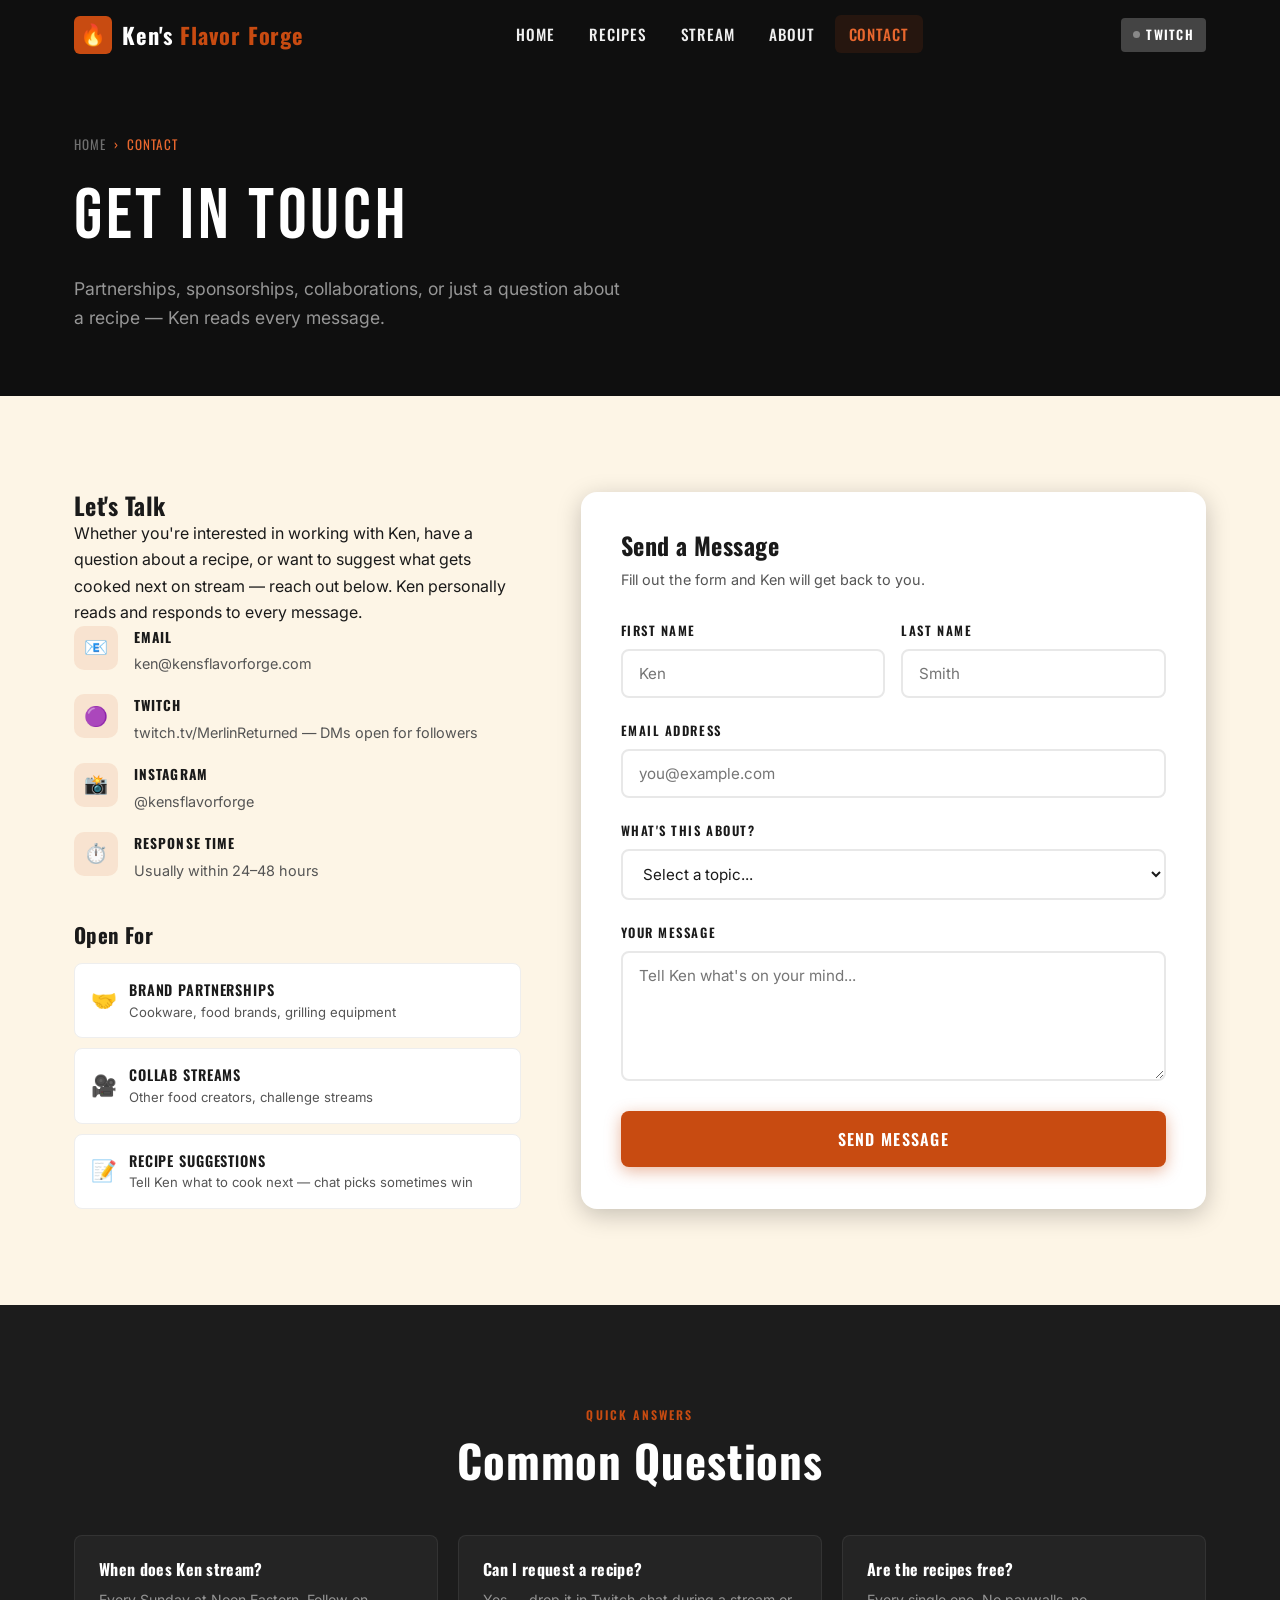
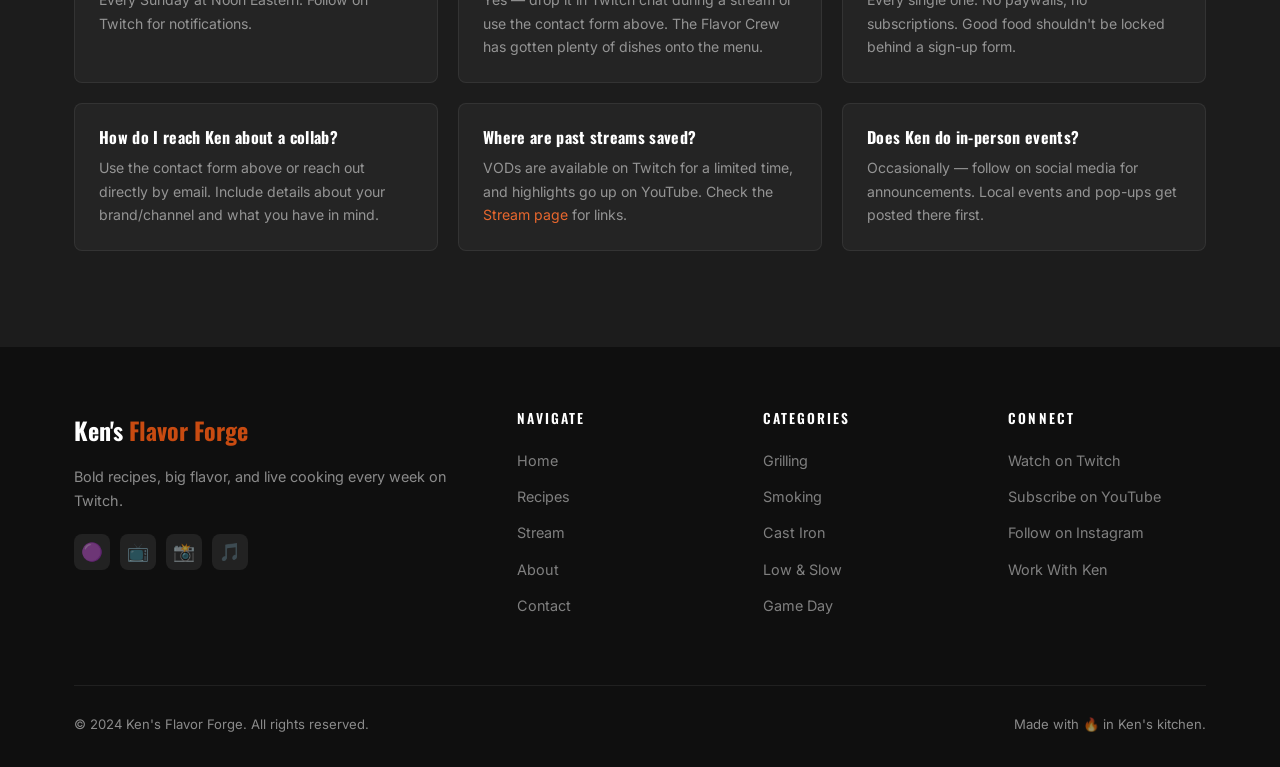
<file: contact.html>
<!DOCTYPE html>
<html lang="en">
<head>
  <meta charset="UTF-8">
  <meta name="viewport" content="width=device-width, initial-scale=1.0">
  <title>Contact — Ken's Flavor Forge</title>
  <meta name="description" content="Get in touch with Ken — partnerships, collaborations, or just to say hey.">
  <link rel="preconnect" href="https://fonts.googleapis.com">
  <link rel="preconnect" href="https://fonts.gstatic.com" crossorigin>
  <link href="https://fonts.googleapis.com/css2?family=Bebas+Neue&family=Oswald:wght@400;500;600;700&family=Inter:wght@300;400;500;600&display=swap" rel="stylesheet">
  <link rel="stylesheet" href="css/styles.css">
</head>
<body>

  <!-- ==================== HEADER ==================== -->
  <header class="site-header light" role="banner">
    <div class="container">
      <nav class="nav-inner" aria-label="Main navigation">
        <a href="index.html" class="nav-logo" aria-label="Ken's Flavor Forge Home">
          <div class="logo-icon" aria-hidden="true">🔥</div>
          <div class="logo-text">Ken's <span>Flavor Forge</span></div>
        </a>
        <ul class="nav-links" role="list">
          <li><a href="index.html">Home</a></li>
          <li><a href="recipes.html">Recipes</a></li>
          <li><a href="videos.html">Stream</a></li>
          <li><a href="about.html">About</a></li>
          <li><a href="contact.html" class="active">Contact</a></li>
        </ul>
        <div class="nav-live">
          <a href="https://twitch.tv/MerlinReturned" target="_blank" rel="noopener" class="live-badge offline">
            <span class="dot"></span> Twitch
          </a>
        </div>
        <button class="nav-toggle" aria-label="Toggle mobile menu" aria-expanded="false">
          <span></span><span></span><span></span>
        </button>
      </nav>
    </div>
  </header>

  <!-- ==================== PAGE HERO ==================== -->
  <section class="page-hero">
    <div class="container">
      <div class="breadcrumb" aria-label="Breadcrumb">
        <a href="index.html">Home</a>
        <span aria-hidden="true">›</span>
        <span>Contact</span>
      </div>
      <h1 class="display">Get in Touch</h1>
      <p>Partnerships, sponsorships, collaborations, or just a question about a recipe — Ken reads every message.</p>
    </div>
  </section>

  <!-- ==================== CONTACT SECTION ==================== -->
  <section class="section section-cream">
    <div class="container">
      <div class="contact-grid">

        <!-- Left: Info -->
        <div class="fade-up">
          <h2>Let's Talk</h2>
          <p>
            Whether you're interested in working with Ken, have a question about a recipe,
            or want to suggest what gets cooked next on stream — reach out below.
            Ken personally reads and responds to every message.
          </p>

          <div class="contact-methods">
            <div class="contact-method">
              <div class="method-icon">📧</div>
              <div class="method-text">
                <strong>Email</strong>
                <span>ken@kensflavorforge.com</span>
              </div>
            </div>
            <div class="contact-method">
              <div class="method-icon">🟣</div>
              <div class="method-text">
                <strong>Twitch</strong>
                <span>twitch.tv/MerlinReturned — DMs open for followers</span>
              </div>
            </div>
            <div class="contact-method">
              <div class="method-icon">📸</div>
              <div class="method-text">
                <strong>Instagram</strong>
                <span>@kensflavorforge</span>
              </div>
            </div>
            <div class="contact-method">
              <div class="method-icon">⏱️</div>
              <div class="method-text">
                <strong>Response Time</strong>
                <span>Usually within 24–48 hours</span>
              </div>
            </div>
          </div>

          <!-- Collab types -->
          <div style="margin-top:40px;">
            <h3 style="font-size:1.3rem; margin-bottom:16px;">Open For</h3>
            <div style="display:flex; flex-direction:column; gap:10px;">
              <div style="display:flex; align-items:center; gap:12px; padding:14px 16px; background:var(--white); border-radius:var(--radius); border:1px solid #eee;">
                <span style="font-size:1.3rem;">🤝</span>
                <div>
                  <div style="font-family:'Oswald',sans-serif; font-size:0.9rem; font-weight:600; letter-spacing:0.06em; text-transform:uppercase; color:var(--text-dark);">Brand Partnerships</div>
                  <div style="font-size:0.82rem; color:var(--text-mid);">Cookware, food brands, grilling equipment</div>
                </div>
              </div>
              <div style="display:flex; align-items:center; gap:12px; padding:14px 16px; background:var(--white); border-radius:var(--radius); border:1px solid #eee;">
                <span style="font-size:1.3rem;">🎥</span>
                <div>
                  <div style="font-family:'Oswald',sans-serif; font-size:0.9rem; font-weight:600; letter-spacing:0.06em; text-transform:uppercase; color:var(--text-dark);">Collab Streams</div>
                  <div style="font-size:0.82rem; color:var(--text-mid);">Other food creators, challenge streams</div>
                </div>
              </div>
              <div style="display:flex; align-items:center; gap:12px; padding:14px 16px; background:var(--white); border-radius:var(--radius); border:1px solid #eee;">
                <span style="font-size:1.3rem;">📝</span>
                <div>
                  <div style="font-family:'Oswald',sans-serif; font-size:0.9rem; font-weight:600; letter-spacing:0.06em; text-transform:uppercase; color:var(--text-dark);">Recipe Suggestions</div>
                  <div style="font-size:0.82rem; color:var(--text-mid);">Tell Ken what to cook next — chat picks sometimes win</div>
                </div>
              </div>
            </div>
          </div>
        </div>

        <!-- Right: Form -->
        <div class="contact-form fade-up">
          <h3 style="font-family:'Oswald',sans-serif; font-size:1.5rem; margin-bottom:8px; color:var(--text-dark);">Send a Message</h3>
          <p style="font-size:0.9rem; color:var(--text-mid); margin-bottom:28px;">Fill out the form and Ken will get back to you.</p>

          <form aria-label="Contact form" novalidate>
            <div class="form-row-2">
              <div class="form-group">
                <label for="cf-first">First Name</label>
                <input type="text" id="cf-first" name="first-name" placeholder="Ken" autocomplete="given-name" required>
              </div>
              <div class="form-group">
                <label for="cf-last">Last Name</label>
                <input type="text" id="cf-last" name="last-name" placeholder="Smith" autocomplete="family-name" required>
              </div>
            </div>

            <div class="form-group">
              <label for="cf-email">Email Address</label>
              <input type="email" id="cf-email" name="email" placeholder="you@example.com" autocomplete="email" required>
            </div>

            <div class="form-group">
              <label for="cf-subject">What's This About?</label>
              <select id="cf-subject" name="subject">
                <option value="" disabled selected>Select a topic...</option>
                <option value="partnership">Brand Partnership</option>
                <option value="collab">Collab Stream</option>
                <option value="recipe">Recipe Question</option>
                <option value="suggestion">Recipe Suggestion</option>
                <option value="press">Press / Media</option>
                <option value="other">Other</option>
              </select>
            </div>

            <div class="form-group">
              <label for="cf-message">Your Message</label>
              <textarea id="cf-message" name="message" placeholder="Tell Ken what's on your mind..." required></textarea>
            </div>

            <button type="submit" class="btn btn-primary" style="width:100%; justify-content:center; padding:16px;">
              Send Message
            </button>
          </form>
        </div>

      </div>
    </div>
  </section>

  <!-- ==================== FAQ ==================== -->
  <section class="section section-dark-mid">
    <div class="container">
      <div class="section-header fade-up text-center" style="margin-bottom:48px;">
        <span class="section-label">Quick Answers</span>
        <h2 style="color:var(--white);">Common Questions</h2>
      </div>

      <div style="display:grid; grid-template-columns:repeat(auto-fill,minmax(340px,1fr)); gap:20px;" class="fade-up">

        <div style="background:var(--dark-card); border-radius:var(--radius); padding:24px; border:1px solid rgba(255,255,255,0.07);">
          <h4 style="font-family:'Oswald',sans-serif; font-size:1rem; color:var(--white); margin-bottom:10px;">When does Ken stream?</h4>
          <p style="font-size:0.88rem; color:rgba(240,240,240,0.55); line-height:1.65;">Every Sunday at Noon Eastern. Follow on Twitch for notifications.</p>
        </div>

        <div style="background:var(--dark-card); border-radius:var(--radius); padding:24px; border:1px solid rgba(255,255,255,0.07);">
          <h4 style="font-family:'Oswald',sans-serif; font-size:1rem; color:var(--white); margin-bottom:10px;">Can I request a recipe?</h4>
          <p style="font-size:0.88rem; color:rgba(240,240,240,0.55); line-height:1.65;">Yes — drop it in Twitch chat during a stream or use the contact form above. The Flavor Crew has gotten plenty of dishes onto the menu.</p>
        </div>

        <div style="background:var(--dark-card); border-radius:var(--radius); padding:24px; border:1px solid rgba(255,255,255,0.07);">
          <h4 style="font-family:'Oswald',sans-serif; font-size:1rem; color:var(--white); margin-bottom:10px;">Are the recipes free?</h4>
          <p style="font-size:0.88rem; color:rgba(240,240,240,0.55); line-height:1.65;">Every single one. No paywalls, no subscriptions. Good food shouldn't be locked behind a sign-up form.</p>
        </div>

        <div style="background:var(--dark-card); border-radius:var(--radius); padding:24px; border:1px solid rgba(255,255,255,0.07);">
          <h4 style="font-family:'Oswald',sans-serif; font-size:1rem; color:var(--white); margin-bottom:10px;">How do I reach Ken about a collab?</h4>
          <p style="font-size:0.88rem; color:rgba(240,240,240,0.55); line-height:1.65;">Use the contact form above or reach out directly by email. Include details about your brand/channel and what you have in mind.</p>
        </div>

        <div style="background:var(--dark-card); border-radius:var(--radius); padding:24px; border:1px solid rgba(255,255,255,0.07);">
          <h4 style="font-family:'Oswald',sans-serif; font-size:1rem; color:var(--white); margin-bottom:10px;">Where are past streams saved?</h4>
          <p style="font-size:0.88rem; color:rgba(240,240,240,0.55); line-height:1.65;">VODs are available on Twitch for a limited time, and highlights go up on YouTube. Check the <a href="videos.html" style="color:var(--primary-light);">Stream page</a> for links.</p>
        </div>

        <div style="background:var(--dark-card); border-radius:var(--radius); padding:24px; border:1px solid rgba(255,255,255,0.07);">
          <h4 style="font-family:'Oswald',sans-serif; font-size:1rem; color:var(--white); margin-bottom:10px;">Does Ken do in-person events?</h4>
          <p style="font-size:0.88rem; color:rgba(240,240,240,0.55); line-height:1.65;">Occasionally — follow on social media for announcements. Local events and pop-ups get posted there first.</p>
        </div>

      </div>
    </div>
  </section>

  <!-- ==================== FOOTER ==================== -->
  <footer class="site-footer" role="contentinfo">
    <div class="container">
      <div class="footer-grid">
        <div class="footer-brand">
          <div class="logo-text">Ken's <span>Flavor Forge</span></div>
          <p>Bold recipes, big flavor, and live cooking every week on Twitch.</p>
          <div class="footer-social">
            <a href="https://twitch.tv/MerlinReturned" target="_blank" rel="noopener" aria-label="Twitch">🟣</a>
            <a href="#" aria-label="YouTube">📺</a>
            <a href="#" aria-label="Instagram">📸</a>
            <a href="#" aria-label="TikTok">🎵</a>
          </div>
        </div>
        <div class="footer-col">
          <h4>Navigate</h4>
          <ul>
            <li><a href="index.html">Home</a></li>
            <li><a href="recipes.html">Recipes</a></li>
            <li><a href="videos.html">Stream</a></li>
            <li><a href="about.html">About</a></li>
            <li><a href="contact.html">Contact</a></li>
          </ul>
        </div>
        <div class="footer-col">
          <h4>Categories</h4>
          <ul>
            <li><a href="recipes.html">Grilling</a></li>
            <li><a href="recipes.html">Smoking</a></li>
            <li><a href="recipes.html">Cast Iron</a></li>
            <li><a href="recipes.html">Low & Slow</a></li>
            <li><a href="recipes.html">Game Day</a></li>
          </ul>
        </div>
        <div class="footer-col">
          <h4>Connect</h4>
          <ul>
            <li><a href="https://twitch.tv/MerlinReturned" target="_blank" rel="noopener">Watch on Twitch</a></li>
            <li><a href="#">Subscribe on YouTube</a></li>
            <li><a href="#">Follow on Instagram</a></li>
            <li><a href="contact.html">Work With Ken</a></li>
          </ul>
        </div>
      </div>
      <div class="footer-bottom">
        <p>&copy; 2024 Ken's Flavor Forge. All rights reserved.</p>
        <p>Made with 🔥 in Ken's kitchen.</p>
      </div>
    </div>
  </footer>

  <script src="js/main.js"></script>
</body>
</html>
</file>
<file: css/styles.css>
/* =============================================
   Ken's Flavor Forge — Main Stylesheet
   ============================================= */

/* --- Custom Properties --- */
:root {
  --primary:       #C84B11;
  --primary-light: #E8672E;
  --primary-dark:  #9E3A0D;
  --dark:          #0F0F0F;
  --dark-mid:      #1C1C1C;
  --dark-card:     #242424;
  --cream:         #FDF5E6;
  --cream-dark:    #F0E0C0;
  --text-dark:     #1A1A1A;
  --text-mid:      #555555;
  --text-light:    #F0F0F0;
  --white:         #FFFFFF;
  --border:        rgba(200,75,17,0.25);
  --shadow-sm:     0 2px 8px rgba(0,0,0,0.15);
  --shadow-md:     0 6px 24px rgba(0,0,0,0.22);
  --shadow-lg:     0 12px 48px rgba(0,0,0,0.3);
  --radius:        8px;
  --radius-lg:     16px;
  --nav-h:         70px;
  --transition:    0.25s ease;
}

/* --- Reset & Base --- */
*, *::before, *::after { box-sizing: border-box; margin: 0; padding: 0; }

html { scroll-behavior: smooth; font-size: 16px; }

body {
  font-family: 'Inter', 'Helvetica Neue', Arial, sans-serif;
  background: var(--cream);
  color: var(--text-dark);
  line-height: 1.65;
  overflow-x: hidden;
}

img { display: block; max-width: 100%; height: auto; }
a  { color: inherit; text-decoration: none; }
ul { list-style: none; }
button { cursor: pointer; border: none; background: none; font-family: inherit; }

/* --- Typography --- */
h1, h2, h3, h4, h5 {
  font-family: 'Oswald', 'Impact', sans-serif;
  font-weight: 700;
  line-height: 1.15;
  letter-spacing: 0.02em;
}

.display {
  font-family: 'Bebas Neue', 'Oswald', sans-serif;
  font-weight: 400;
  letter-spacing: 0.05em;
}

.section-label {
  font-family: 'Oswald', sans-serif;
  font-size: 0.75rem;
  font-weight: 600;
  letter-spacing: 0.18em;
  text-transform: uppercase;
  color: var(--primary);
}

/* --- Utility --- */
.container { max-width: 1180px; margin: 0 auto; padding: 0 24px; }
.text-center { text-align: center; }
.sr-only { position: absolute; width: 1px; height: 1px; overflow: hidden; clip: rect(0,0,0,0); }

/* --- Buttons --- */
.btn {
  display: inline-flex;
  align-items: center;
  gap: 8px;
  padding: 13px 28px;
  border-radius: var(--radius);
  font-family: 'Oswald', sans-serif;
  font-size: 1rem;
  font-weight: 600;
  letter-spacing: 0.08em;
  text-transform: uppercase;
  transition: all var(--transition);
  white-space: nowrap;
}

.btn-primary {
  background: var(--primary);
  color: var(--white);
  box-shadow: 0 4px 16px rgba(200,75,17,0.4);
}
.btn-primary:hover {
  background: var(--primary-light);
  transform: translateY(-2px);
  box-shadow: 0 6px 22px rgba(200,75,17,0.5);
}

.btn-outline {
  border: 2px solid var(--white);
  color: var(--white);
  background: transparent;
}
.btn-outline:hover {
  background: var(--white);
  color: var(--primary);
}

.btn-outline-dark {
  border: 2px solid var(--primary);
  color: var(--primary);
  background: transparent;
}
.btn-outline-dark:hover {
  background: var(--primary);
  color: var(--white);
}

.btn-sm { padding: 9px 20px; font-size: 0.85rem; }

/* =============================================
   HEADER / NAV
   ============================================= */
.site-header {
  position: fixed;
  top: 0; left: 0; right: 0;
  height: var(--nav-h);
  z-index: 1000;
  transition: background var(--transition), box-shadow var(--transition);
}

.site-header.scrolled {
  background: rgba(15,15,15,0.96);
  backdrop-filter: blur(12px);
  box-shadow: 0 2px 20px rgba(0,0,0,0.5);
}

.site-header.light {
  background: var(--dark);
}

.nav-inner {
  display: flex;
  align-items: center;
  justify-content: space-between;
  height: var(--nav-h);
}

.nav-logo {
  display: flex;
  align-items: center;
  gap: 10px;
}

.nav-logo .logo-icon {
  width: 38px;
  height: 38px;
  background: var(--primary);
  border-radius: 6px;
  display: flex;
  align-items: center;
  justify-content: center;
  font-size: 1.3rem;
}

.nav-logo .logo-text {
  font-family: 'Oswald', sans-serif;
  font-size: 1.4rem;
  font-weight: 700;
  color: var(--white);
  line-height: 1;
  letter-spacing: 0.04em;
}

.nav-logo .logo-text span {
  color: var(--primary);
}

.nav-links {
  display: flex;
  align-items: center;
  gap: 6px;
}

.nav-links a {
  padding: 8px 14px;
  color: var(--text-light);
  font-family: 'Oswald', sans-serif;
  font-size: 0.95rem;
  font-weight: 500;
  letter-spacing: 0.06em;
  text-transform: uppercase;
  border-radius: 6px;
  transition: color var(--transition), background var(--transition);
}

.nav-links a:hover,
.nav-links a.active {
  color: var(--primary-light);
  background: rgba(200,75,17,0.12);
}

.nav-live {
  display: flex;
  align-items: center;
  gap: 8px;
}

.live-badge {
  display: flex;
  align-items: center;
  gap: 6px;
  padding: 6px 12px;
  background: #6441a5;
  border-radius: 4px;
  font-family: 'Oswald', sans-serif;
  font-size: 0.8rem;
  font-weight: 600;
  letter-spacing: 0.1em;
  color: var(--white);
  text-transform: uppercase;
  transition: opacity var(--transition);
}

.live-badge:hover { opacity: 0.85; }

.live-badge .dot {
  width: 7px;
  height: 7px;
  background: #ff4444;
  border-radius: 50%;
  animation: pulse 1.6s infinite;
}

.live-badge.offline { background: #444; }
.live-badge.offline .dot { background: #888; animation: none; }

@keyframes pulse {
  0%, 100% { opacity: 1; transform: scale(1); }
  50%       { opacity: 0.6; transform: scale(1.3); }
}

/* Mobile hamburger */
.nav-toggle {
  display: none;
  flex-direction: column;
  gap: 5px;
  padding: 8px;
  border-radius: 6px;
  transition: background var(--transition);
}
.nav-toggle:hover { background: rgba(255,255,255,0.1); }
.nav-toggle span {
  display: block;
  width: 24px;
  height: 2px;
  background: var(--white);
  border-radius: 2px;
  transition: all 0.3s;
}
.nav-toggle.open span:nth-child(1) { transform: translateY(7px) rotate(45deg); }
.nav-toggle.open span:nth-child(2) { opacity: 0; }
.nav-toggle.open span:nth-child(3) { transform: translateY(-7px) rotate(-45deg); }

/* =============================================
   HERO
   ============================================= */
.hero {
  position: relative;
  min-height: 100vh;
  display: flex;
  align-items: center;
  overflow: hidden;
  background: var(--dark);
}

.hero-bg {
  position: absolute;
  inset: 0;
  background-image: url('https://images.unsplash.com/photo-1555939594-58d7cb561ad1?w=1800&q=85');
  background-size: cover;
  background-position: center;
  filter: brightness(0.35) saturate(1.2);
  transform: scale(1.05);
  transition: transform 8s ease-out;
}

.hero:hover .hero-bg { transform: scale(1.08); }

.hero-overlay {
  position: absolute;
  inset: 0;
  background: linear-gradient(
    135deg,
    rgba(15,15,15,0.7) 0%,
    rgba(200,75,17,0.15) 50%,
    rgba(15,15,15,0.85) 100%
  );
}

.hero-content {
  position: relative;
  z-index: 2;
  max-width: 720px;
}

.hero-eyebrow {
  display: inline-flex;
  align-items: center;
  gap: 10px;
  margin-bottom: 20px;
  padding: 8px 16px;
  border: 1px solid rgba(200,75,17,0.5);
  border-radius: 4px;
  font-family: 'Oswald', sans-serif;
  font-size: 0.8rem;
  font-weight: 600;
  letter-spacing: 0.2em;
  text-transform: uppercase;
  color: var(--primary-light);
}

.hero h1 {
  font-family: 'Bebas Neue', 'Oswald', sans-serif;
  font-size: clamp(3.5rem, 9vw, 7.5rem);
  color: var(--white);
  line-height: 0.95;
  margin-bottom: 24px;
}

.hero h1 .accent { color: var(--primary); }

.hero-tagline {
  font-size: clamp(1rem, 2.5vw, 1.25rem);
  color: rgba(240,240,240,0.8);
  margin-bottom: 40px;
  max-width: 520px;
  font-weight: 300;
  letter-spacing: 0.01em;
}

.hero-actions {
  display: flex;
  flex-wrap: wrap;
  gap: 14px;
  align-items: center;
}

.hero-scroll {
  position: absolute;
  bottom: 36px;
  left: 50%;
  transform: translateX(-50%);
  z-index: 2;
  display: flex;
  flex-direction: column;
  align-items: center;
  gap: 8px;
  color: rgba(255,255,255,0.5);
  font-size: 0.7rem;
  letter-spacing: 0.15em;
  text-transform: uppercase;
  animation: bounce 2s infinite;
}

.hero-scroll svg { stroke: rgba(255,255,255,0.5); }

@keyframes bounce {
  0%, 100% { transform: translateX(-50%) translateY(0); }
  50%       { transform: translateX(-50%) translateY(8px); }
}

/* =============================================
   SECTIONS SHARED
   ============================================= */
.section { padding: 96px 0; }
.section-sm { padding: 64px 0; }
.section-dark { background: var(--dark); color: var(--text-light); }
.section-dark-mid { background: var(--dark-mid); color: var(--text-light); }
.section-cream { background: var(--cream); }
.section-cream-dark { background: var(--cream-dark); }

.section-header { margin-bottom: 52px; }
.section-header h2 {
  font-size: clamp(1.9rem, 4vw, 2.8rem);
  margin-top: 8px;
  margin-bottom: 14px;
}
.section-header p {
  font-size: 1.05rem;
  color: var(--text-mid);
  max-width: 560px;
}
.section-dark .section-header p,
.section-dark-mid .section-header p { color: rgba(240,240,240,0.6); }

/* =============================================
   LIVE STREAM BANNER
   ============================================= */
.stream-banner {
  background: linear-gradient(90deg, #6441a5, #8b5cf6);
  color: var(--white);
  padding: 14px 0;
  overflow: hidden;
}

.stream-banner-inner {
  display: flex;
  align-items: center;
  justify-content: space-between;
  gap: 16px;
  flex-wrap: wrap;
}

.stream-banner-left {
  display: flex;
  align-items: center;
  gap: 14px;
}

.twitch-icon { font-size: 1.5rem; }

.stream-banner-text strong {
  font-family: 'Oswald', sans-serif;
  font-size: 1rem;
  letter-spacing: 0.06em;
  display: block;
}

.stream-banner-text span { font-size: 0.85rem; opacity: 0.8; }

/* =============================================
   FEATURED RECIPE
   ============================================= */
.featured-grid {
  display: grid;
  grid-template-columns: 1fr 1fr;
  gap: 60px;
  align-items: center;
}

.featured-media {
  position: relative;
  border-radius: var(--radius-lg);
  overflow: hidden;
  aspect-ratio: 4/3;
  box-shadow: var(--shadow-lg);
}

.featured-media img {
  width: 100%;
  height: 100%;
  object-fit: cover;
  transition: transform 0.5s ease;
}

.featured-media:hover img { transform: scale(1.04); }

.featured-media .play-btn {
  position: absolute;
  inset: 0;
  display: flex;
  align-items: center;
  justify-content: center;
  background: rgba(0,0,0,0.25);
  transition: background var(--transition);
}

.featured-media:hover .play-btn { background: rgba(0,0,0,0.35); }

.play-circle {
  width: 72px;
  height: 72px;
  background: rgba(200,75,17,0.9);
  border-radius: 50%;
  display: flex;
  align-items: center;
  justify-content: center;
  backdrop-filter: blur(4px);
  transition: transform var(--transition), background var(--transition);
  box-shadow: 0 4px 24px rgba(200,75,17,0.5);
}

.play-circle:hover {
  transform: scale(1.1);
  background: var(--primary);
}

.play-circle svg { margin-left: 4px; }

.featured-tag {
  display: inline-flex;
  align-items: center;
  gap: 6px;
  padding: 6px 14px;
  background: rgba(200,75,17,0.12);
  border: 1px solid rgba(200,75,17,0.3);
  border-radius: 4px;
  font-family: 'Oswald', sans-serif;
  font-size: 0.75rem;
  font-weight: 600;
  letter-spacing: 0.14em;
  text-transform: uppercase;
  color: var(--primary);
  margin-bottom: 16px;
}

.featured-info h3 {
  font-size: clamp(1.8rem, 3vw, 2.5rem);
  margin-bottom: 16px;
}

.featured-info .description {
  color: rgba(240,240,240,0.7);
  margin-bottom: 28px;
  font-size: 1.05rem;
  line-height: 1.7;
}

.recipe-meta {
  display: flex;
  gap: 24px;
  margin-bottom: 32px;
  flex-wrap: wrap;
}

.meta-item {
  display: flex;
  align-items: center;
  gap: 7px;
  font-size: 0.9rem;
  color: rgba(240,240,240,0.6);
}

.meta-item svg { stroke: var(--primary-light); flex-shrink: 0; }

/* =============================================
   RECIPE GRID
   ============================================= */
.recipe-grid {
  display: grid;
  grid-template-columns: repeat(auto-fill, minmax(310px, 1fr));
  gap: 28px;
}

.recipe-card {
  background: var(--white);
  border-radius: var(--radius-lg);
  overflow: hidden;
  box-shadow: var(--shadow-sm);
  transition: transform var(--transition), box-shadow var(--transition);
  display: flex;
  flex-direction: column;
}

.recipe-card:hover {
  transform: translateY(-5px);
  box-shadow: var(--shadow-md);
}

.card-img {
  position: relative;
  aspect-ratio: 16/10;
  overflow: hidden;
}

.card-img img {
  width: 100%;
  height: 100%;
  object-fit: cover;
  transition: transform 0.5s ease;
}

.recipe-card:hover .card-img img { transform: scale(1.06); }

.card-category {
  position: absolute;
  top: 12px;
  left: 12px;
  padding: 4px 10px;
  border-radius: 4px;
  font-family: 'Oswald', sans-serif;
  font-size: 0.7rem;
  font-weight: 600;
  letter-spacing: 0.12em;
  text-transform: uppercase;
  color: var(--white);
}

.cat-grill    { background: #C84B11; }
.cat-smoke    { background: #3D2B1A; }
.cat-cast-iron{ background: #4A4A4A; }
.cat-low-slow { background: #7D3C00; }
.cat-game-day { background: #1A5C2A; }
.cat-seafood  { background: #0E4D6E; }

.card-body {
  padding: 22px;
  flex: 1;
  display: flex;
  flex-direction: column;
}

.card-body h3 {
  font-size: 1.25rem;
  margin-bottom: 10px;
  color: var(--text-dark);
}

.card-body p {
  font-size: 0.92rem;
  color: var(--text-mid);
  line-height: 1.6;
  flex: 1;
  margin-bottom: 18px;
}

.card-footer-row {
  display: flex;
  align-items: center;
  justify-content: space-between;
  padding-top: 16px;
  border-top: 1px solid #eee;
}

.card-meta {
  display: flex;
  gap: 14px;
}

.card-meta span {
  display: flex;
  align-items: center;
  gap: 5px;
  font-size: 0.82rem;
  color: var(--text-mid);
}

.card-meta svg { stroke: var(--primary); }

.card-link {
  display: flex;
  align-items: center;
  gap: 5px;
  font-family: 'Oswald', sans-serif;
  font-size: 0.85rem;
  font-weight: 600;
  letter-spacing: 0.06em;
  text-transform: uppercase;
  color: var(--primary);
  transition: gap var(--transition), color var(--transition);
}

.card-link:hover { gap: 9px; color: var(--primary-dark); }

/* --- Recipe Filter --- */
.filter-bar {
  display: flex;
  flex-wrap: wrap;
  gap: 10px;
  margin-bottom: 40px;
}

.filter-btn {
  padding: 8px 20px;
  border-radius: 30px;
  border: 2px solid #ddd;
  font-family: 'Oswald', sans-serif;
  font-size: 0.85rem;
  font-weight: 600;
  letter-spacing: 0.08em;
  text-transform: uppercase;
  color: var(--text-mid);
  background: var(--white);
  transition: all var(--transition);
}

.filter-btn:hover,
.filter-btn.active {
  border-color: var(--primary);
  color: var(--primary);
  background: rgba(200,75,17,0.06);
}

/* =============================================
   TWITCH / STREAM SECTION
   ============================================= */
.stream-section { background: #0E0E10; }

.twitch-layout {
  display: grid;
  grid-template-columns: 1fr 360px;
  gap: 0;
  border-radius: var(--radius-lg);
  overflow: hidden;
  box-shadow: var(--shadow-lg);
  border: 1px solid rgba(100,65,165,0.3);
  min-height: 480px;
}

.twitch-player {
  background: #000;
  position: relative;
  aspect-ratio: 16/9;
}

.twitch-player iframe {
  width: 100%;
  height: 100%;
  border: none;
}

.twitch-placeholder {
  width: 100%;
  height: 100%;
  display: flex;
  flex-direction: column;
  align-items: center;
  justify-content: center;
  gap: 16px;
  background: linear-gradient(135deg, #1a1a2e, #0e0e10);
  color: rgba(255,255,255,0.5);
  font-family: 'Oswald', sans-serif;
  letter-spacing: 0.08em;
  text-transform: uppercase;
  font-size: 0.9rem;
  padding: 40px;
  text-align: center;
}

.twitch-placeholder .twitch-logo {
  font-size: 4rem;
  margin-bottom: 8px;
}

.twitch-placeholder h3 {
  font-size: 1.6rem;
  color: rgba(255,255,255,0.8);
  margin-bottom: 8px;
}

.twitch-chat {
  background: #18181b;
  display: flex;
  flex-direction: column;
  border-left: 1px solid rgba(255,255,255,0.06);
}

.twitch-chat iframe {
  width: 100%;
  flex: 1;
  border: none;
  min-height: 480px;
}

.stream-info {
  padding: 32px 0 0;
  display: grid;
  grid-template-columns: 1fr auto;
  gap: 24px;
  align-items: start;
}

.stream-info h3 {
  font-size: 1.6rem;
  color: var(--white);
  margin-bottom: 8px;
}

.stream-info p {
  color: rgba(240,240,240,0.55);
  font-size: 0.95rem;
}

.stream-stats {
  display: flex;
  gap: 24px;
  flex-wrap: wrap;
  justify-content: flex-end;
}

.stat-item {
  text-align: center;
}

.stat-item .num {
  font-family: 'Bebas Neue', sans-serif;
  font-size: 2rem;
  color: var(--primary-light);
  line-height: 1;
}

.stat-item .label {
  font-size: 0.75rem;
  color: rgba(240,240,240,0.45);
  letter-spacing: 0.1em;
  text-transform: uppercase;
}

/* =============================================
   SCHEDULE SECTION
   ============================================= */
.schedule-grid {
  display: grid;
  grid-template-columns: repeat(auto-fill, minmax(160px, 1fr));
  gap: 16px;
}

.schedule-card {
  background: var(--dark-card);
  border-radius: var(--radius);
  padding: 20px 16px;
  text-align: center;
  border: 1px solid rgba(255,255,255,0.06);
  transition: border-color var(--transition), transform var(--transition);
}

.schedule-card:hover {
  border-color: rgba(200,75,17,0.4);
  transform: translateY(-3px);
}

.schedule-card.today {
  border-color: var(--primary);
  background: rgba(200,75,17,0.1);
}

.schedule-card .day {
  font-family: 'Oswald', sans-serif;
  font-size: 0.75rem;
  font-weight: 600;
  letter-spacing: 0.15em;
  text-transform: uppercase;
  color: rgba(240,240,240,0.4);
  margin-bottom: 8px;
}

.schedule-card.today .day { color: var(--primary-light); }

.schedule-card .time {
  font-family: 'Oswald', sans-serif;
  font-size: 1.15rem;
  font-weight: 700;
  color: var(--text-light);
  margin-bottom: 6px;
}

.schedule-card .show {
  font-size: 0.8rem;
  color: rgba(240,240,240,0.5);
  line-height: 1.4;
}

.schedule-card .off {
  font-family: 'Oswald', sans-serif;
  font-size: 1rem;
  color: rgba(240,240,240,0.25);
  letter-spacing: 0.1em;
}

/* =============================================
   NEWSLETTER
   ============================================= */
.newsletter-section {
  background: linear-gradient(135deg, var(--primary-dark), var(--primary));
  padding: 80px 0;
}

.newsletter-inner {
  display: grid;
  grid-template-columns: 1fr 1fr;
  gap: 60px;
  align-items: center;
}

.newsletter-text h2 {
  font-size: clamp(2rem, 4vw, 3rem);
  color: var(--white);
  margin-bottom: 12px;
}

.newsletter-text p {
  color: rgba(255,255,255,0.75);
  font-size: 1.05rem;
}

.newsletter-form {
  display: flex;
  flex-direction: column;
  gap: 14px;
}

.form-row {
  display: flex;
  gap: 12px;
}

.newsletter-form input[type="email"] {
  flex: 1;
  padding: 14px 18px;
  border: none;
  border-radius: var(--radius);
  font-family: inherit;
  font-size: 1rem;
  background: rgba(255,255,255,0.15);
  color: var(--white);
  outline: none;
  transition: background var(--transition);
}

.newsletter-form input[type="email"]::placeholder { color: rgba(255,255,255,0.55); }
.newsletter-form input[type="email"]:focus { background: rgba(255,255,255,0.22); }

.newsletter-form .btn-submit {
  padding: 14px 28px;
  background: var(--dark);
  color: var(--white);
  border-radius: var(--radius);
  font-family: 'Oswald', sans-serif;
  font-size: 1rem;
  font-weight: 600;
  letter-spacing: 0.08em;
  text-transform: uppercase;
  transition: background var(--transition), transform var(--transition);
  white-space: nowrap;
}

.newsletter-form .btn-submit:hover {
  background: #222;
  transform: translateY(-2px);
}

.newsletter-form .disclaimer {
  font-size: 0.78rem;
  color: rgba(255,255,255,0.5);
}

/* =============================================
   SOCIAL LINKS
   ============================================= */
.social-strip {
  background: var(--dark-mid);
  padding: 40px 0;
}

.social-links {
  display: flex;
  gap: 16px;
  flex-wrap: wrap;
  justify-content: center;
}

.social-link {
  display: flex;
  align-items: center;
  gap: 10px;
  padding: 12px 22px;
  border-radius: var(--radius);
  font-family: 'Oswald', sans-serif;
  font-size: 0.9rem;
  font-weight: 600;
  letter-spacing: 0.08em;
  text-transform: uppercase;
  color: var(--white);
  border: 1px solid rgba(255,255,255,0.12);
  background: rgba(255,255,255,0.05);
  transition: all var(--transition);
}

.social-link:hover {
  transform: translateY(-3px);
  border-color: transparent;
}

.social-link.twitch:hover  { background: #6441a5; }
.social-link.youtube:hover { background: #FF0000; }
.social-link.instagram:hover { background: linear-gradient(135deg, #405DE6, #C13584, #E1306C, #FD1D1D, #F56040); }
.social-link.tiktok:hover  { background: #010101; }

/* =============================================
   FOOTER
   ============================================= */
.site-footer {
  background: var(--dark);
  color: rgba(240,240,240,0.55);
  padding: 64px 0 32px;
}

.footer-grid {
  display: grid;
  grid-template-columns: 2fr 1fr 1fr 1fr;
  gap: 48px;
  margin-bottom: 56px;
}

.footer-brand .logo-text {
  font-family: 'Oswald', sans-serif;
  font-size: 1.5rem;
  font-weight: 700;
  color: var(--white);
  margin-bottom: 14px;
}

.footer-brand .logo-text span { color: var(--primary); }

.footer-brand p {
  font-size: 0.9rem;
  line-height: 1.7;
  margin-bottom: 20px;
}

.footer-social {
  display: flex;
  gap: 10px;
}

.footer-social a {
  width: 36px;
  height: 36px;
  background: rgba(255,255,255,0.08);
  border-radius: 8px;
  display: flex;
  align-items: center;
  justify-content: center;
  font-size: 1.1rem;
  transition: background var(--transition), transform var(--transition);
}

.footer-social a:hover {
  background: var(--primary);
  transform: translateY(-3px);
}

.footer-col h4 {
  font-family: 'Oswald', sans-serif;
  font-size: 0.85rem;
  font-weight: 600;
  letter-spacing: 0.15em;
  text-transform: uppercase;
  color: var(--white);
  margin-bottom: 20px;
}

.footer-col ul li {
  margin-bottom: 10px;
}

.footer-col ul li a {
  font-size: 0.9rem;
  color: rgba(240,240,240,0.5);
  transition: color var(--transition), padding-left var(--transition);
}

.footer-col ul li a:hover {
  color: var(--primary-light);
  padding-left: 4px;
}

.footer-bottom {
  padding-top: 28px;
  border-top: 1px solid rgba(255,255,255,0.07);
  display: flex;
  align-items: center;
  justify-content: space-between;
  gap: 16px;
  flex-wrap: wrap;
}

.footer-bottom p { font-size: 0.82rem; }
.footer-bottom a { color: var(--primary-light); }
.footer-bottom a:hover { text-decoration: underline; }

/* =============================================
   PAGE HERO (inner pages)
   ============================================= */
.page-hero {
  padding: calc(var(--nav-h) + 64px) 0 64px;
  background: var(--dark);
  color: var(--white);
}

.page-hero .breadcrumb {
  display: flex;
  align-items: center;
  gap: 8px;
  font-size: 0.82rem;
  color: rgba(255,255,255,0.4);
  margin-bottom: 20px;
  font-family: 'Oswald', sans-serif;
  letter-spacing: 0.08em;
  text-transform: uppercase;
}

.page-hero .breadcrumb a:hover { color: var(--primary-light); }
.page-hero .breadcrumb span { color: var(--primary-light); }

.page-hero h1 {
  font-size: clamp(2.5rem, 6vw, 4.5rem);
  margin-bottom: 16px;
}

.page-hero p {
  font-size: 1.1rem;
  color: rgba(240,240,240,0.6);
  max-width: 560px;
}

/* =============================================
   ABOUT PAGE
   ============================================= */
.about-grid {
  display: grid;
  grid-template-columns: 1fr 1fr;
  gap: 72px;
  align-items: center;
}

.about-img {
  position: relative;
  border-radius: var(--radius-lg);
  overflow: hidden;
  aspect-ratio: 4/5;
  box-shadow: var(--shadow-lg);
}

.about-img img {
  width: 100%;
  height: 100%;
  object-fit: cover;
}

.about-img-badge {
  position: absolute;
  bottom: 24px;
  right: -20px;
  background: var(--primary);
  color: var(--white);
  padding: 16px 24px;
  border-radius: var(--radius);
  font-family: 'Oswald', sans-serif;
  text-align: center;
  box-shadow: var(--shadow-md);
}

.about-img-badge .num {
  font-size: 2.5rem;
  line-height: 1;
}

.about-img-badge .label {
  font-size: 0.75rem;
  letter-spacing: 0.1em;
  text-transform: uppercase;
  opacity: 0.85;
}

.about-content h2 { font-size: clamp(2rem, 3.5vw, 2.8rem); margin: 12px 0 20px; }
.about-content p { font-size: 1rem; line-height: 1.75; margin-bottom: 16px; color: var(--text-mid); }
.about-content p:first-of-type { font-size: 1.1rem; color: var(--text-dark); }

.about-values {
  display: grid;
  grid-template-columns: 1fr 1fr;
  gap: 20px;
  margin-top: 36px;
}

.value-card {
  background: var(--cream-dark);
  border-radius: var(--radius);
  padding: 20px;
  border-left: 3px solid var(--primary);
}

.value-card h4 {
  font-size: 1rem;
  margin-bottom: 6px;
}

.value-card p { font-size: 0.88rem; color: var(--text-mid); margin: 0; }

/* =============================================
   CONTACT PAGE
   ============================================= */
.contact-grid {
  display: grid;
  grid-template-columns: 1fr 1.4fr;
  gap: 60px;
}

.contact-info h2 { font-size: 2rem; margin-bottom: 16px; }
.contact-info p  { color: var(--text-mid); line-height: 1.7; margin-bottom: 28px; }

.contact-methods {
  display: flex;
  flex-direction: column;
  gap: 18px;
}

.contact-method {
  display: flex;
  align-items: flex-start;
  gap: 16px;
}

.method-icon {
  width: 44px;
  height: 44px;
  background: rgba(200,75,17,0.1);
  border-radius: 10px;
  display: flex;
  align-items: center;
  justify-content: center;
  flex-shrink: 0;
  font-size: 1.2rem;
}

.method-text strong {
  display: block;
  font-family: 'Oswald', sans-serif;
  font-size: 0.85rem;
  letter-spacing: 0.08em;
  text-transform: uppercase;
  color: var(--text-dark);
  margin-bottom: 2px;
}

.method-text span { font-size: 0.9rem; color: var(--text-mid); }

.contact-form {
  background: var(--white);
  border-radius: var(--radius-lg);
  padding: 40px;
  box-shadow: var(--shadow-md);
}

.form-group { margin-bottom: 22px; }

.form-group label {
  display: block;
  font-family: 'Oswald', sans-serif;
  font-size: 0.8rem;
  font-weight: 600;
  letter-spacing: 0.12em;
  text-transform: uppercase;
  color: var(--text-dark);
  margin-bottom: 8px;
}

.form-group input,
.form-group textarea,
.form-group select {
  width: 100%;
  padding: 13px 16px;
  border: 2px solid #e8e8e8;
  border-radius: var(--radius);
  font-family: inherit;
  font-size: 0.95rem;
  color: var(--text-dark);
  background: var(--white);
  outline: none;
  transition: border-color var(--transition);
}

.form-group input:focus,
.form-group textarea:focus,
.form-group select:focus {
  border-color: var(--primary);
}

.form-group textarea { min-height: 130px; resize: vertical; }

.form-row-2 { display: grid; grid-template-columns: 1fr 1fr; gap: 16px; }

/* =============================================
   RESPONSIVE
   ============================================= */
@media (max-width: 1024px) {
  .footer-grid { grid-template-columns: 1fr 1fr; }
  .twitch-layout { grid-template-columns: 1fr; }
  .twitch-chat { display: none; }
  .newsletter-inner { grid-template-columns: 1fr; gap: 32px; }
}

@media (max-width: 768px) {
  :root { --nav-h: 60px; }

  .nav-links, .nav-live { display: none; }

  .nav-links.open {
    display: flex;
    flex-direction: column;
    position: fixed;
    top: var(--nav-h);
    left: 0; right: 0;
    background: rgba(15,15,15,0.97);
    padding: 20px 24px 32px;
    gap: 4px;
    box-shadow: var(--shadow-lg);
  }

  .nav-toggle { display: flex; }

  .hero h1 { font-size: clamp(3rem, 14vw, 5rem); }
  .hero-actions { flex-direction: column; align-items: flex-start; }

  .featured-grid { grid-template-columns: 1fr; }
  .featured-media { aspect-ratio: 16/9; }

  .recipe-grid { grid-template-columns: 1fr; }

  .about-grid    { grid-template-columns: 1fr; }
  .about-img     { aspect-ratio: 3/2; }
  .about-img-badge { right: 16px; }
  .about-values  { grid-template-columns: 1fr; }

  .contact-grid  { grid-template-columns: 1fr; }
  .contact-form  { padding: 28px 20px; }
  .form-row-2    { grid-template-columns: 1fr; }

  .footer-grid   { grid-template-columns: 1fr; gap: 32px; }
  .footer-bottom { flex-direction: column; text-align: center; }

  .newsletter-inner { grid-template-columns: 1fr; }
  .form-row { flex-direction: column; }
  .stream-info { grid-template-columns: 1fr; }
  .stream-stats { justify-content: flex-start; }
  .schedule-grid { grid-template-columns: repeat(3, 1fr); }
}

@media (max-width: 480px) {
  .section { padding: 64px 0; }
  .schedule-grid { grid-template-columns: repeat(2, 1fr); }
  .hero-eyebrow { font-size: 0.7rem; }
}

/* =============================================
   ANIMATIONS
   ============================================= */
.fade-up {
  opacity: 0;
  transform: translateY(28px);
  transition: opacity 0.6s ease, transform 0.6s ease;
}

.fade-up.visible {
  opacity: 1;
  transform: translateY(0);
}

.stagger > * { transition-delay: calc(var(--i, 0) * 80ms); }

/* =============================================
   SCROLLBAR
   ============================================= */
::-webkit-scrollbar { width: 8px; }
::-webkit-scrollbar-track { background: var(--dark); }
::-webkit-scrollbar-thumb { background: var(--primary-dark); border-radius: 4px; }
::-webkit-scrollbar-thumb:hover { background: var(--primary); }
</file>
